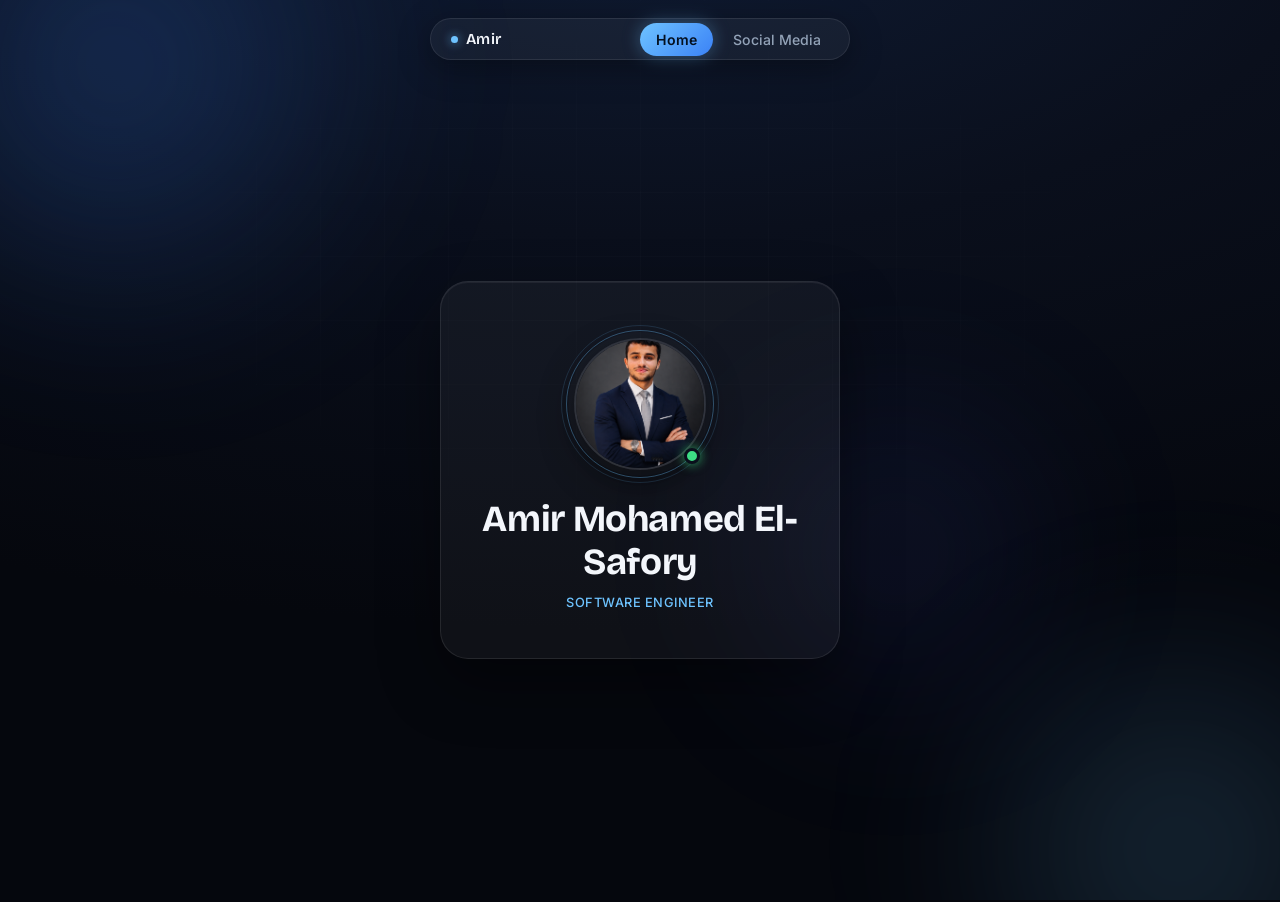
<file: index.html>
<!DOCTYPE html>
<html lang="en">
<head>
<meta charset="UTF-8">
<meta name="viewport" content="width=device-width, initial-scale=1.0">
<title>Amir Mohamed El-Safoury</title>
<meta name="description" content="Amir Mohamed El-Safoury — Software Engineer">

<link rel="preconnect" href="https://fonts.googleapis.com">
<link rel="preconnect" href="https://fonts.gstatic.com" crossorigin>
<link href="https://fonts.googleapis.com/css2?family=Bricolage+Grotesque:opsz,wght@12..96,400;12..96,600;12..96,700;12..96,800&family=Inter:wght@400;500;600;700&display=swap" rel="stylesheet">

<link rel="stylesheet" href="https://cdnjs.cloudflare.com/ajax/libs/font-awesome/6.5.2/css/all.min.css" integrity="sha512-SnH5WK+bZxgPHs44uWIX+LLJAJ9/2PkPKZ5QiAj6Ta86w+fsb2TkcmfRyVX3pBnMFcV7oQPJkl9QevSCWr3W6A==" crossorigin="anonymous" referrerpolicy="no-referrer">

<link rel="stylesheet" href="style.css">
</head>
<body>

<a class="skip-link" href="#main-content">Skip to content</a>

<!-- Futuristic background -->
<div class="bg-scene" aria-hidden="true">
  <div class="glow glow--a"></div>
  <div class="glow glow--b"></div>
  <div class="glow glow--c"></div>
  <div class="grid-overlay"></div>
</div>

<!-- Navigation -->
<header class="navbar">
  <nav class="nav-inner" aria-label="Primary">
    <span class="nav-brand"><span class="dot" aria-hidden="true"></span>Amir</span>
    <button class="nav-toggle" id="navToggle" aria-label="Toggle menu" aria-expanded="false" aria-controls="navLinks">
      <span></span><span></span><span></span>
    </button>
    <ul class="nav-links" id="navLinks">
      <li><a href="index.html" class="active" aria-current="page">Home</a></li>
      <li><a href="social.html">Social Media</a></li>
    </ul>
  </nav>
</header>

<main id="main-content" class="page-fade">
  <section class="profile-card" aria-label="Profile">
    <div class="avatar-wrap">
      <div class="avatar-ring" aria-hidden="true"></div>
<img
  class="avatar"
  src="profile.png"
  alt="Amir Mohamed El-Safoury"
  width="132"
  height="132">  
      <span class="status-dot" aria-hidden="true"></span>
    </div>
    <h1 class="name">Amir Mohamed El-Safory</h1>
    <p class="subtitle">Software Engineer</p>
  </section>
</main>

<script src="script.js"></script>
</body>
</html>
</file>
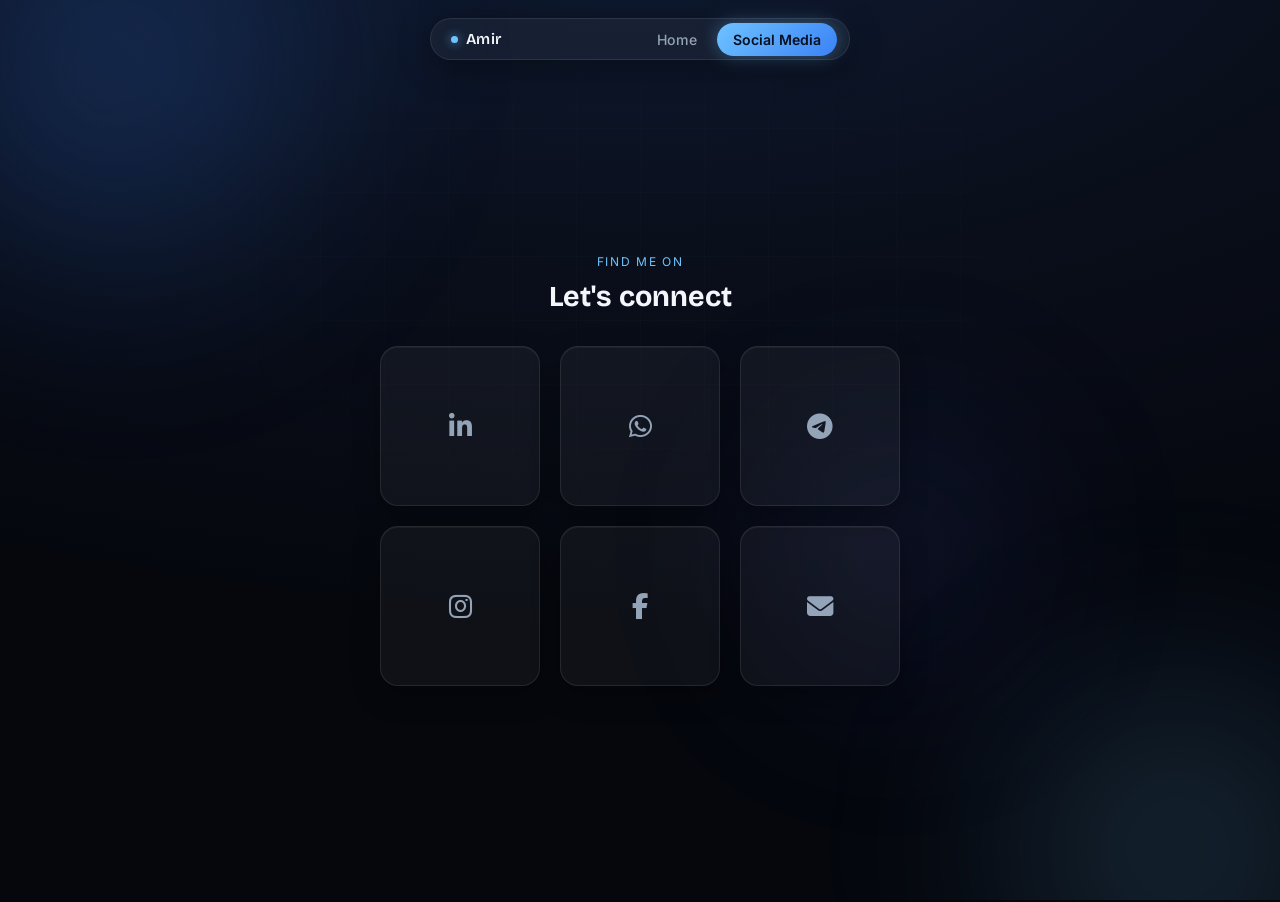
<file: social.html>
<!DOCTYPE html>
<html lang="en">
<head>
<meta charset="UTF-8">
<meta name="viewport" content="width=device-width, initial-scale=1.0">
<title>Social Media — Amir Mohamed El-Safoury</title>
<meta name="description" content="Connect with Amir Mohamed El-Safory">

<link rel="preconnect" href="https://fonts.googleapis.com">
<link rel="preconnect" href="https://fonts.gstatic.com" crossorigin>
<link href="https://fonts.googleapis.com/css2?family=Bricolage+Grotesque:opsz,wght@12..96,400;12..96,600;12..96,700;12..96,800&family=Inter:wght@400;500;600;700&display=swap" rel="stylesheet">

<link rel="stylesheet" href="https://cdnjs.cloudflare.com/ajax/libs/font-awesome/6.5.2/css/all.min.css" integrity="sha512-SnH5WK+bZxgPHs44uWIX+LLJAJ9/2PkPKZ5QiAj6Ta86w+fsb2TkcmfRyVX3pBnMFcV7oQPJkl9QevSCWr3W6A==" crossorigin="anonymous" referrerpolicy="no-referrer">

<link rel="stylesheet" href="style.css">
</head>
<body>

<a class="skip-link" href="#main-content">Skip to content</a>

<!-- Futuristic background -->
<div class="bg-scene" aria-hidden="true">
  <div class="glow glow--a"></div>
  <div class="glow glow--b"></div>
  <div class="glow glow--c"></div>
  <div class="grid-overlay"></div>
</div>

<!-- Navigation -->
<header class="navbar">
  <nav class="nav-inner" aria-label="Primary">
    <span class="nav-brand"><span class="dot" aria-hidden="true"></span>Amir</span>
    <button class="nav-toggle" id="navToggle" aria-label="Toggle menu" aria-expanded="false" aria-controls="navLinks">
      <span></span><span></span><span></span>
    </button>
    <ul class="nav-links" id="navLinks">
      <li><a href="index.html">Home</a></li>
      <li><a href="social.html" class="active" aria-current="page">Social Media</a></li>
    </ul>
  </nav>
</header>

<main id="main-content" class="page-fade">
  <section class="social-wrap" aria-label="Social media links">
    <div class="social-heading">
      <span class="eyebrow">Find me on</span>
      <h1>Let's connect</h1>
    </div>

    <div class="social-grid">
      <a class="social-card" href="https://www.linkedin.com/in/amir-elsafoury" target="_blank" rel="noopener noreferrer" aria-label="LinkedIn">
        <i class="fa-brands fa-linkedin-in" aria-hidden="true"></i>
      </a>
      <a class="social-card" href="https://wa.me/201029572019" target="_blank" rel="noopener noreferrer" aria-label="WhatsApp">
        <i class="fa-brands fa-whatsapp" aria-hidden="true"></i>
      </a>
      <a class="social-card" href="https://t.me/amirelsafory" target="_blank" rel="noopener noreferrer" aria-label="Telegram">
        <i class="fa-brands fa-telegram" aria-hidden="true"></i>
      </a>
      <a class="social-card" href="https://www.instagram.com/amirelsafory?igsh=aTZvcWFtNTkyOWNt" target="_blank" rel="noopener noreferrer" aria-label="Instagram">
        <i class="fa-brands fa-instagram" aria-hidden="true"></i>
      </a>
      <a class="social-card" href="https://www.facebook.com/share/1BFf7rWWSa/" target="_blank" rel="noopener noreferrer" aria-label="Facebook">
        <i class="fa-brands fa-facebook-f" aria-hidden="true"></i>
      </a>
     <a class="social-card" href="https://mail.google.com/mail/?view=cm&fs=1&to=amirmohamedelsafory@gmail.com" target="_blank" rel="noopener noreferrer" aria-label="Gmail">
        <i class="fa-solid fa-envelope" aria-hidden="true"></i>
    </a>
    </div>
  </section>
</main>

<script src="script.js"></script>
</body>
</html>
</file>
<file: style.css>
/* =====================================================================
   AMIR MOHAMED EL-SAFORY — PERSONAL LINKS
   Design tokens
   ===================================================================== */
:root{
  /* ---- color ---- */
  --bg-void:      #05070d;
  --bg-navy:      #0a0f1c;
  --bg-deep:      #0f1b33;
  --accent:       #6ec3ff;
  --accent-soft:  #3b82f6;
  --accent-dim:   rgba(110, 195, 255, 0.35);

  --text-primary:   #f3f6fb;
  --text-secondary: #93a3b8;
  --text-tertiary:  #5b6b82;

  --glass-bg:      rgba(255, 255, 255, 0.045);
  --glass-bg-hi:   rgba(255, 255, 255, 0.08);
  --glass-border:  rgba(255, 255, 255, 0.09);
  --glass-border-hi: rgba(110, 195, 255, 0.45);

  /* ---- type ---- */
  --font-display: "Bricolage Grotesque", "Inter", sans-serif;
  --font-body:    "Inter", -apple-system, BlinkMacSystemFont, sans-serif;

  /* ---- layout ---- */
  --nav-height: 76px;
  --radius-lg: 28px;
  --radius-md: 18px;
  --radius-sm: 12px;
  --ease: cubic-bezier(0.16, 1, 0.3, 1);
}

/* =====================================================================
   RESET
   ===================================================================== */
*, *::before, *::after{ box-sizing: border-box; margin: 0; padding: 0; }

html{
  scroll-behavior: smooth;
  -webkit-text-size-adjust: 100%;
}

body{
  font-family: var(--font-body);
  background: var(--bg-void);
  color: var(--text-primary);
  min-height: 100svh;
  overflow-x: hidden;
  -webkit-font-smoothing: antialiased;
  text-rendering: optimizeLegibility;
}

img{ max-width: 100%; display: block; }
a{ color: inherit; text-decoration: none; }
button{ font: inherit; color: inherit; background: none; border: none; cursor: pointer; }
ul{ list-style: none; }

/* visible focus states — accessibility */
a:focus-visible,
button:focus-visible{
  outline: 2px solid var(--accent);
  outline-offset: 4px;
  border-radius: 8px;
}

/* skip link */
.skip-link{
  position: absolute;
  top: -100px;
  left: 16px;
  background: var(--accent);
  color: #04101f;
  padding: 10px 16px;
  border-radius: 8px;
  z-index: 999;
  font-weight: 600;
  transition: top .25s var(--ease);
}
.skip-link:focus{ top: 16px; }

/* =====================================================================
   BACKGROUND — futuristic deep-space gradient with drifting aurora glow
   ===================================================================== */
.bg-scene{
  position: fixed;
  inset: 0;
  z-index: -1;
  overflow: hidden;
  background:
    radial-gradient(ellipse 120% 80% at 50% -10%, var(--bg-deep) 0%, var(--bg-navy) 45%, var(--bg-void) 100%);
}

.glow{
  position: absolute;
  border-radius: 50%;
  filter: blur(90px);
  opacity: .55;
  will-change: transform;
}
.glow--a{
  width: 46vmax; height: 46vmax;
  top: -18vmax; left: -14vmax;
  background: radial-gradient(circle, rgba(59,130,246,.55), transparent 70%);
  animation: drift-a 26s ease-in-out infinite;
}
.glow--b{
  width: 40vmax; height: 40vmax;
  bottom: -16vmax; right: -12vmax;
  background: radial-gradient(circle, rgba(110,195,255,.4), transparent 70%);
  animation: drift-b 32s ease-in-out infinite;
}
.glow--c{
  width: 30vmax; height: 30vmax;
  top: 40%; left: 55%;
  background: radial-gradient(circle, rgba(90,110,255,.28), transparent 72%);
  animation: drift-c 22s ease-in-out infinite;
}

.grid-overlay{
  position: absolute;
  inset: 0;
  background-image:
    linear-gradient(rgba(255,255,255,.028) 1px, transparent 1px),
    linear-gradient(90deg, rgba(255,255,255,.028) 1px, transparent 1px);
  background-size: 64px 64px;
  mask-image: radial-gradient(ellipse 80% 60% at 50% 30%, black 10%, transparent 75%);
  opacity: .6;
}

@keyframes drift-a{
  0%, 100%{ transform: translate(0,0) scale(1); }
  50%{ transform: translate(4vmax, 5vmax) scale(1.08); }
}
@keyframes drift-b{
  0%, 100%{ transform: translate(0,0) scale(1); }
  50%{ transform: translate(-5vmax, -3vmax) scale(1.1); }
}
@keyframes drift-c{
  0%, 100%{ transform: translate(0,0) scale(1); }
  50%{ transform: translate(-3vmax, 4vmax) scale(0.92); }
}

/* =====================================================================
   NAVIGATION
   ===================================================================== */
.navbar{
  position: sticky;
  top: 0;
  z-index: 100;
  display: flex;
  justify-content: center;
  padding: 18px 20px;
  backdrop-filter: blur(0px);
}

.nav-inner{
  width: 100%;
  max-width: 420px;
  display: flex;
  align-items: center;
  justify-content: space-between;
  gap: 12px;
  padding: 10px 12px 10px 20px;
  background: var(--glass-bg);
  border: 1px solid var(--glass-border);
  border-radius: 100px;
  backdrop-filter: blur(20px) saturate(140%);
  -webkit-backdrop-filter: blur(20px) saturate(140%);
  box-shadow: 0 8px 32px rgba(0,0,0,.35);
}

.nav-brand{
  font-family: var(--font-display);
  font-weight: 600;
  font-size: 0.95rem;
  letter-spacing: 0.02em;
  color: var(--text-primary);
  display: flex;
  align-items: center;
  gap: 8px;
}
.nav-brand .dot{
  width: 7px; height: 7px;
  border-radius: 50%;
  background: var(--accent);
  box-shadow: 0 0 10px 2px var(--accent-dim);
  animation: pulse-dot 2.6s ease-in-out infinite;
}

.nav-links{
  display: flex;
  gap: 4px;
  position: relative;
}

.nav-links a{
  position: relative;
  padding: 8px 16px;
  font-size: 0.88rem;
  font-weight: 500;
  color: var(--text-secondary);
  border-radius: 100px;
  transition: color .3s var(--ease);
}

.nav-links a:hover{ color: var(--text-primary); }

.nav-links a.active{
  color: #04101f;
  font-weight: 600;
}
.nav-links a.active::before{
  content: "";
  position: absolute;
  inset: 0;
  background: linear-gradient(135deg, var(--accent), var(--accent-soft));
  border-radius: 100px;
  z-index: -1;
  box-shadow: 0 0 18px var(--accent-dim);
}

.nav-toggle{
  display: none;
}

@keyframes pulse-dot{
  0%, 100%{ opacity: 1; transform: scale(1); }
  50%{ opacity: .5; transform: scale(1.3); }
}

/* mobile hamburger */
@media (max-width: 480px){
  .nav-inner{ max-width: 92%; }
  .nav-toggle{
    display: flex;
    flex-direction: column;
    justify-content: center;
    gap: 5px;
    width: 34px;
    height: 34px;
  }
  .nav-toggle span{
    display: block;
    height: 2px;
    width: 100%;
    background: var(--text-primary);
    border-radius: 2px;
    transition: transform .35s var(--ease), opacity .25s var(--ease);
  }
  .nav-toggle.open span:nth-child(1){ transform: translateY(7px) rotate(45deg); }
  .nav-toggle.open span:nth-child(2){ opacity: 0; }
  .nav-toggle.open span:nth-child(3){ transform: translateY(-7px) rotate(-45deg); }

  .nav-links{
    position: absolute;
    top: calc(100% + 10px);
    left: 0;
    right: 0;
    flex-direction: column;
    background: rgba(10,15,28,.85);
    border: 1px solid var(--glass-border);
    border-radius: var(--radius-md);
    backdrop-filter: blur(24px) saturate(140%);
    -webkit-backdrop-filter: blur(24px) saturate(140%);
    padding: 10px;
    gap: 4px;
    opacity: 0;
    transform: translateY(-8px) scale(.98);
    pointer-events: none;
    transition: opacity .3s var(--ease), transform .3s var(--ease);
    box-shadow: 0 16px 40px rgba(0,0,0,.45);
  }
  .nav-links.open{
    opacity: 1;
    transform: translateY(0) scale(1);
    pointer-events: auto;
  }
  .nav-links a{ text-align: center; padding: 12px; }
}

/* =====================================================================
   PAGE / MAIN LAYOUT
   ===================================================================== */
main{
  min-height: calc(100svh - var(--nav-height));
  display: flex;
  align-items: center;
  justify-content: center;
  padding: 40px 20px 80px;
}

/* =====================================================================
   HOME PAGE
   ===================================================================== */
.profile-card{
  width: 100%;
  max-width: 400px;
  display: flex;
  flex-direction: column;
  align-items: center;
  text-align: center;
  padding: 56px 36px 48px;
  background: var(--glass-bg);
  border: 1px solid var(--glass-border);
  border-radius: var(--radius-lg);
  backdrop-filter: blur(22px) saturate(140%);
  -webkit-backdrop-filter: blur(22px) saturate(140%);
  box-shadow: 0 24px 60px rgba(0,0,0,.4), inset 0 1px 0 rgba(255,255,255,.06);
  animation: rise-in .9s var(--ease) both;
}

/* avatar with pulsing "system online" ring — signature element */
.avatar-wrap{
  position: relative;
  width: 132px;
  height: 132px;
  margin-bottom: 28px;
}

.avatar-ring{
  position: absolute;
  inset: -8px;
  border-radius: 50%;
  border: 1.5px solid var(--accent-dim);
  animation: ring-pulse 3.2s var(--ease) infinite;
}
.avatar-ring::after{
  content: "";
  position: absolute;
  inset: -6px;
  border-radius: 50%;
  border: 1px solid rgba(110,195,255,.15);
}

.avatar{
  width: 132px;
  height: 132px;
  border-radius: 50%;
  object-fit: cover;
  border: 2px solid rgba(255,255,255,.12);
  box-shadow: 0 0 0 6px rgba(255,255,255,.02), 0 12px 32px rgba(0,0,0,.5);
}

.status-dot{
  position: absolute;
  bottom: 6px;
  right: 6px;
  width: 16px;
  height: 16px;
  border-radius: 50%;
  background: #3ddc84;
  border: 3px solid var(--bg-navy);
  box-shadow: 0 0 10px 2px rgba(61,220,132,.5);
}

@keyframes ring-pulse{
  0%{ transform: scale(1); opacity: .9; }
  70%{ transform: scale(1.18); opacity: 0; }
  100%{ transform: scale(1.18); opacity: 0; }
}

.name{
  font-family: var(--font-display);
  font-weight: 700;
  font-size: clamp(1.7rem, 5vw, 2.3rem);
  line-height: 1.15;
  letter-spacing: -0.01em;
  color: var(--text-primary);
  animation: rise-in .9s var(--ease) .1s both;
}

.subtitle{
  margin-top: 12px;
  font-size: 0.98rem;
  font-weight: 500;
  color: var(--accent);
  letter-spacing: 0.04em;
  text-transform: uppercase;
  font-size: 0.8rem;
  animation: rise-in .9s var(--ease) .18s both;
}

@keyframes rise-in{
  from{ opacity: 0; transform: translateY(18px); }
  to{ opacity: 1; transform: translateY(0); }
}

/* =====================================================================
   SOCIAL MEDIA PAGE
   ===================================================================== */
.social-wrap{
  width: 100%;
  max-width: 480px;
  animation: rise-in .8s var(--ease) both;
}

.social-heading{
  text-align: center;
  margin-bottom: 32px;
}
.social-heading .eyebrow{
  display: block;
  font-size: 0.75rem;
  letter-spacing: 0.14em;
  text-transform: uppercase;
  color: var(--accent);
  margin-bottom: 10px;
}
.social-heading h1{
  font-family: var(--font-display);
  font-weight: 700;
  font-size: clamp(1.4rem, 4vw, 1.8rem);
  color: var(--text-primary);
}

.social-grid{
  display: grid;
  grid-template-columns: repeat(3, 1fr);
  gap: 16px;
}

.social-card{
  position: relative;
  aspect-ratio: 1 / 1;
  display: flex;
  align-items: center;
  justify-content: center;
  background: var(--glass-bg);
  border: 1px solid var(--glass-border);
  border-radius: var(--radius-md);
  backdrop-filter: blur(18px) saturate(140%);
  -webkit-backdrop-filter: blur(18px) saturate(140%);
  box-shadow: 0 10px 28px rgba(0,0,0,.3), inset 0 1px 0 rgba(255,255,255,.05);
  transition: transform .4s var(--ease), box-shadow .4s var(--ease), border-color .4s var(--ease), background .4s var(--ease);
  opacity: 0;
  animation: card-in .6s var(--ease) forwards;
}

.social-card i{
  font-size: 1.65rem;
  color: var(--text-secondary);
  transition: color .35s var(--ease), transform .35s var(--ease);
}

.social-card:hover,
.social-card:focus-visible{
  transform: translateY(-6px) scale(1.045);
  border-color: var(--glass-border-hi);
  background: var(--glass-bg-hi);
  box-shadow: 0 18px 40px rgba(0,0,0,.45), 0 0 28px var(--accent-dim);
}
.social-card:hover i,
.social-card:focus-visible i{
  color: var(--accent);
  transform: scale(1.12);
}

.social-card:active{ transform: translateY(-2px) scale(1.0); }

@keyframes card-in{
  from{ opacity: 0; transform: translateY(14px); }
  to{ opacity: 1; transform: translateY(0); }
}

/* stagger the grid entrance */
.social-card:nth-child(1){ animation-delay: .05s; }
.social-card:nth-child(2){ animation-delay: .1s; }
.social-card:nth-child(3){ animation-delay: .15s; }
.social-card:nth-child(4){ animation-delay: .2s; }
.social-card:nth-child(5){ animation-delay: .25s; }
.social-card:nth-child(6){ animation-delay: .3s; }

/* =====================================================================
   PAGE TRANSITION (fade used by script.js)
   ===================================================================== */
.page-fade{
  animation: page-in .5s var(--ease) both;
}
@keyframes page-in{
  from{ opacity: 0; }
  to{ opacity: 1; }
}

/* =====================================================================
   RESPONSIVE
   ===================================================================== */
@media (max-width: 380px){
  .social-grid{ gap: 12px; }
  .profile-card{ padding: 44px 24px 40px; }
}

@media (min-width: 700px){
  .social-grid{ grid-template-columns: repeat(3, 1fr); gap: 20px; }
  .social-wrap{ max-width: 520px; }
}

/* =====================================================================
   REDUCED MOTION
   ===================================================================== */
@media (prefers-reduced-motion: reduce){
  *{
    animation-duration: .001ms !important;
    animation-iteration-count: 1 !important;
    transition-duration: .001ms !important;
    scroll-behavior: auto !important;
  }
}
</file>
